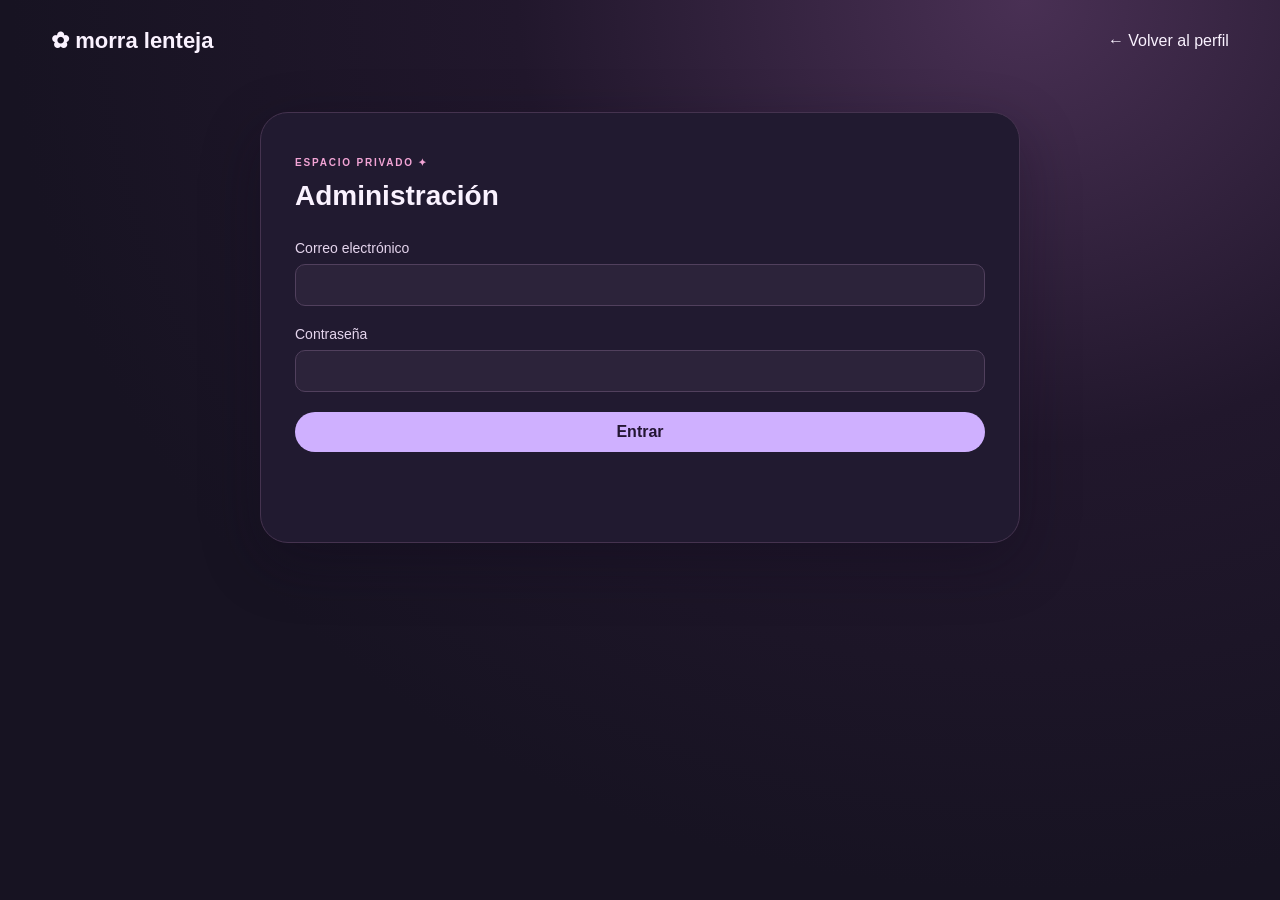
<file: admin.html>
<!doctype html><html lang="es"><head><meta charset="utf-8"><meta name="viewport" content="width=device-width,initial-scale=1"><title>Administración | Morra Lenteja</title><link rel="stylesheet" href="css/profile.css"><link rel="stylesheet" href="css/contact.css"><link rel="stylesheet" href="css/admin.css"></head><body class="contact-page"><header class="contact-nav"><a class="contact-brand" href="index.html">✿ morra lenteja</a><a href="index.html">← Volver al perfil</a></header><main class="admin-main contact-card"><p class="eyebrow">ESPACIO PRIVADO ✦</p><h1>Administración</h1><form id="admin-login"><label>Correo electrónico <input name="email" type="email" autocomplete="username" required></label><label>Contraseña <input name="password" type="password" autocomplete="current-password" required></label><button type="submit">Entrar</button></form><form id="admin-settings" hidden><label class="admin-toggle"><input type="checkbox" name="open"> Comisiones abiertas</label><label>Comisión a editar <select name="commission"><option value="static">Emotes estáticos</option><option value="animated">Emotes animados</option></select></label><label>Tiempo o fecha estimada de entrega <input type="text" name="delivery" maxlength="200" required></label><h2>Precios y paquetes</h2><div id="packages"></div><button type="button" id="add-package">＋ Añadir paquete</button><div><button type="submit">Guardar cambios</button><button type="button" id="logout">Salir</button></div></form><p id="admin-status" role="status" aria-live="polite"></p></main><script src="js/settings.js"></script><script src="js/admin.js"></script></body></html>
</file>
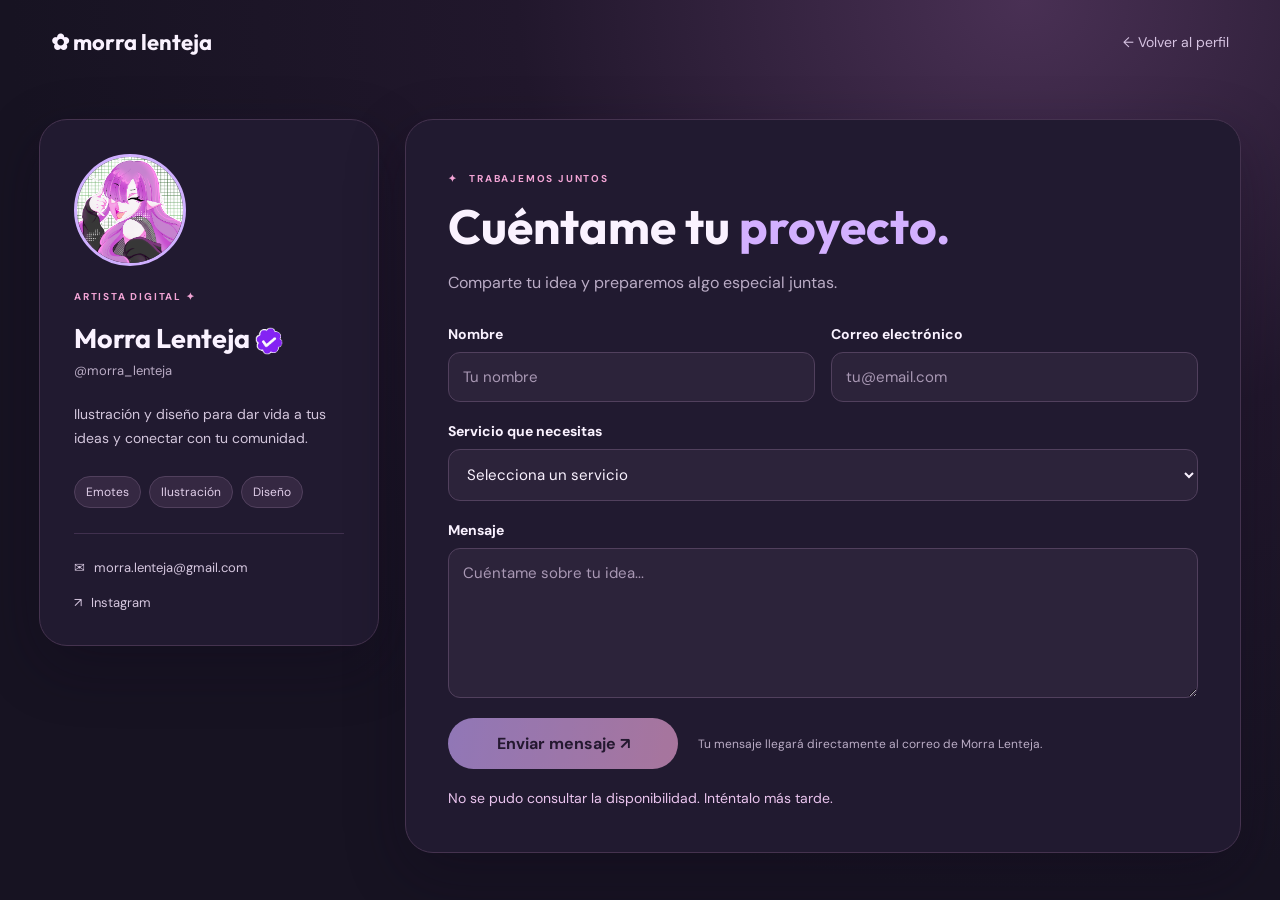
<file: contacto.html>
<!doctype html>
<html lang="es">
<head>
  <meta charset="utf-8">
  <meta name="viewport" content="width=device-width,initial-scale=1">
  <title>Contacto | Morra Lenteja</title>
  <link rel="preconnect" href="https://fonts.googleapis.com">
  <link rel="preconnect" href="https://fonts.gstatic.com" crossorigin>
  <link href="https://fonts.googleapis.com/css2?family=Outfit:wght@400;600;700&family=DM+Sans:wght@400;600;700&display=swap" rel="stylesheet">
  <link rel="stylesheet" href="css/profile.css">
  <link rel="stylesheet" href="css/contact.css">
</head>
<body class="contact-page">
  <header class="contact-nav"><a class="contact-brand" href="index.html">✿ morra lenteja</a><a class="back-link" href="index.html">← Volver al perfil</a></header>
  <main class="contact-layout">
    <aside class="contact-card artist-card">
      <img class="contact-avatar" src="assets/NEW_ASSETS/pfp_morra.png" alt="Morra Lenteja">
      <p class="eyebrow">ARTISTA DIGITAL ✦</p>
      <h1>Morra Lenteja <img class="profile-check" src="assets/NEW_ASSETS/purplecheckmark.gif" alt=""></h1>
      <p class="artist-handle">@morra_lenteja</p>
      <p>Ilustración y diseño para dar vida a tus ideas y conectar con tu comunidad.</p>
      <div class="contact-tags"><span>Emotes</span><span>Ilustración</span><span>Diseño</span></div>
      <div class="contact-details"><a href="mailto:morra.lenteja@gmail.com">✉ &nbsp; morra.lenteja@gmail.com</a><a href="https://www.instagram.com/morra_lenteja">↗ &nbsp; Instagram</a></div>
    </aside>
    <section class="contact-card form-card">
      <p class="eyebrow">✦ &nbsp; TRABAJEMOS JUNTOS</p>
      <h2>Cuéntame tu <span>proyecto.</span></h2>
      <p class="form-intro">Comparte tu idea y preparemos algo especial juntas.</p>
      <form id="contact-form">
        <div class="form-row">
          <label>Nombre <input name="name" type="text" autocomplete="name" maxlength="120" required placeholder="Tu nombre"></label>
          <label>Correo electrónico <input name="email" type="email" autocomplete="email" maxlength="254" required placeholder="tu@email.com"></label>
        </div>
        <label>Servicio que necesitas <select name="service" required><option value="" selected disabled>Selecciona un servicio</option><option>Emotes</option><option>Art Commission</option><option>Diseño gráfico</option><option>Otro</option></select></label>
        <label>Mensaje <textarea name="message" rows="6" maxlength="1000" required placeholder="Cuéntame sobre tu idea..."></textarea></label>
        <div class="form-trap" aria-hidden="true"><label>Sitio web <input name="website" type="text" tabindex="-1" autocomplete="off"></label></div>
        <div class="form-action"><button type="submit">Enviar mensaje ↗</button><p>Tu mensaje llegará directamente al correo de Morra Lenteja.</p></div>
        <p id="form-status" role="status" aria-live="polite"></p>
      </form>
      <p class="fallback">¿Prefieres escribir directamente? <a href="mailto:morra.lenteja@gmail.com">Enviar un correo ↗</a></p>
    </section>
  </main>
  <script src="js/settings.js"></script>
  <script src="js/contact.js"></script>
</body>
</html>
</file>
<file: css/profile.css>
:root{color-scheme:dark;--bg:#171322;--line:#40304e;--pink:#f2a4d5;--muted:#baacc5}*{box-sizing:border-box}html{scroll-behavior:smooth}body{margin:0;background:var(--bg);color:#faf2ff;font-family:'DM Sans',sans-serif}a{color:inherit;text-decoration:none}h1,h2,h3{font-family:Outfit,sans-serif}button{font:inherit}.cover{height:300px;position:relative;overflow:hidden;background:#765082}.cover:after{content:'';position:absolute;inset:0;background:linear-gradient(90deg,#32184088,transparent),linear-gradient(0deg,#17132255,transparent);pointer-events:none}.cover-art{display:grid;grid-template-columns:repeat(4,1fr);height:100%;gap:4px;transform:scale(1.08) rotate(-2deg)}.cover-art img{width:100%;height:100%;object-fit:cover;object-position:center 30%}.cover nav{position:absolute;z-index:2;top:0;left:0;right:0;display:flex;justify-content:space-between;padding:24px 3%;font-family:Outfit;font-weight:700;text-shadow:0 2px 10px #28182b}.cover nav a:last-child{border:1px solid #ffffff99;border-radius:99px;padding:9px 16px;font-size:13px}.cover-label{position:absolute;z-index:2;right:4%;bottom:26px;letter-spacing:.18em;font-size:11px;font-weight:700}.layout{display:grid;grid-template-columns:260px minmax(0,1fr);gap:54px;max-width:1600px;margin:auto;padding:0 3%}aside{padding-bottom:40px}.avatar{width:168px;height:168px;object-fit:cover;border-radius:50%;border:6px solid var(--bg);margin-top:-85px;position:relative;z-index:2;background:#36233e}.eyebrow{font-size:10px;letter-spacing:.18em;font-weight:700;color:var(--pink)}h1{font-size:28px;margin:12px 0 2px}.muted,.intro>p:last-child{color:var(--muted);font-size:14px;line-height:1.65}.contact{display:block;background:#cfb0ff;color:#241633;border-radius:99px;padding:13px 19px;font-weight:700;margin:24px 0 34px}.about{border-top:1px solid var(--line);padding-top:25px}.about h2{font-size:17px}.about p{font-size:14px;color:#d5c9dc;line-height:1.75}.socials{display:grid;gap:14px;margin-top:28px;font-size:13px;color:var(--muted)}.socials a:hover{color:var(--pink)}main{min-width:0}.welcome{background:linear-gradient(100deg,#d9b9ff,#f1a5d4);color:#34203d;border-radius:99px;padding:16px 22px;margin-top:-25px;position:relative;z-index:2;font-weight:700}.welcome span{float:right}.intro{padding:38px 0 20px}.intro h2{font-size:32px;margin:5px 0}.intro b,.collection b{color:var(--pink)}.tabs{display:flex;gap:30px;border-bottom:1px solid var(--line);overflow:auto}.tabs a{padding:16px 0;color:#d0bfd9;white-space:nowrap;font-weight:700}.tabs a:hover{color:var(--pink)}.collection{scroll-margin-top:20px;background:#1d1829;border:1px solid var(--line);border-radius:28px;margin-top:28px;padding:30px}.collection h2{font-size:27px;margin:4px 0 8px}.emote-grid{display:grid;grid-template-columns:repeat(7,minmax(0,1fr));gap:12px;margin-top:28px}.artwork{display:block;border:1px solid #493754;background:#2b2239;border-radius:16px;overflow:hidden;cursor:pointer;padding:0;transition:transform .2s,border-color .2s}.artwork:hover,.artwork:focus-visible{transform:translateY(-3px);border-color:var(--pink)}.artwork img{display:block;width:100%;height:100%;object-fit:cover}.emote-grid .artwork{aspect-ratio:1;padding:12px;background:linear-gradient(145deg,#332641,#282034)}.emote-grid img{object-fit:contain}.group{margin-top:28px}.group h3{font-size:16px;color:#e5d5ef}.art-grid{display:grid;grid-template-columns:repeat(3,minmax(0,1fr));gap:14px}.art-grid .artwork{aspect-ratio:4/3}footer{display:flex;justify-content:space-between;gap:20px;color:var(--muted);font-size:12px;padding:40px 0}footer a{color:var(--pink)}dialog{border:1px solid #735a80;background:#211a30;color:white;border-radius:20px;max-width:min(90vw,900px);max-height:90vh;text-align:center;padding:20px}dialog::backdrop{background:#100a18dc}dialog img{display:block;max-width:100%;max-height:70vh;margin:auto;object-fit:contain}dialog p{margin:12px 0 0}dialog button{display:block;margin:0 0 12px auto;background:#493754;border:0;border-radius:50%;color:white;width:36px;height:36px;font-size:25px;cursor:pointer}@media(max-width:900px){.layout{grid-template-columns:210px minmax(0,1fr);gap:25px}.emote-grid{grid-template-columns:repeat(4,1fr)}.avatar{width:135px;height:135px}.collection{padding:22px}}@media(max-width:650px){.cover{height:210px}.cover-label{display:none}.layout{display:block;padding:0 18px}aside{padding-bottom:25px}.avatar{width:120px;height:120px;margin-top:-60px}.contact{max-width:280px;margin:18px 0}.about{padding-top:18px}.socials{display:flex;flex-wrap:wrap;gap:15px;margin-top:16px}.welcome{margin:0;border-radius:15px;font-size:13px}.intro{padding-top:30px}.collection{padding:18px;border-radius:20px}.emote-grid{grid-template-columns:repeat(3,1fr);gap:8px}.art-grid{grid-template-columns:repeat(2,1fr);gap:9px}footer{flex-direction:column}}
:root{--profile-gutter:clamp(24px,2.4vw,46px)}
.cover{height:320px}
.cover-banner{display:block;width:100%;height:100%;object-fit:cover;object-position:center}
.cover:after{background:linear-gradient(180deg,#24162d55,transparent 35%,#24162d20)}
.cover nav{padding-inline:var(--profile-gutter)}
.layout{max-width:none;grid-template-columns:300px minmax(0,1fr);gap:44px;padding:0 var(--profile-gutter)}
.avatar{width:200px;height:200px;margin-top:-120px;border-width:0;object-position:center}
aside h1{font-size:32px;margin-top:20px}
aside .eyebrow{margin-top:24px}
aside .about p{font-size:16px;line-height:1.65}
.contact{font-size:16px;max-width:240px}
.socials{font-size:15px}
.welcome{font-size:19px;padding:17px 24px;margin-top:-29px}
.intro h2{font-size:38px}
.tabs{gap:36px}
.tabs a{font-size:18px}
.collection{padding:38px;border-radius:34px}
.collection h2{font-size:31px}
.collection .muted,.intro>p:last-child{font-size:16px}
@media(max-width:900px){.layout{grid-template-columns:220px minmax(0,1fr);gap:28px}.avatar{width:170px;height:170px;margin-top:-100px}.collection{padding:24px}}
@media(max-width:650px){.cover{height:240px}.cover-banner{object-position:center}.layout{display:block;padding:0 22px}.avatar{width:150px;height:150px;margin-top:-75px}aside h1{font-size:28px}.welcome{margin:0;font-size:15px}.collection{padding:20px}.intro h2{font-size:30px}.tabs{gap:24px}.tabs a{font-size:16px}}
.profile-check{width:28px;height:28px;object-fit:contain;vertical-align:middle}
@media(min-width:651px){
  .layout{align-items:start}
  .layout aside{position:sticky;top:120px;align-self:start;z-index:3}
  .layout aside::before{content:"";position:absolute;z-index:-1;inset:-120px -22px -20px calc(-1 * var(--profile-gutter));background:linear-gradient(180deg,#302337 0%,var(--bg) 75%);opacity:0;pointer-events:none;transition:opacity .35s ease}
  .avatar{transition:width .35s ease,height .35s ease,margin .35s ease}
  .profile-scrolled .layout aside::before{opacity:1}
  .profile-scrolled .avatar{width:160px;height:160px;margin-top:-100px}
}
@media(min-width:651px) and (max-width:900px){.layout aside{top:100px}.profile-scrolled .avatar{width:145px;height:145px;margin-top:-80px}}
@media(prefers-reduced-motion:reduce){.avatar,.layout aside::before{transition:none}}

/* El perfil acompaña el desplazamiento sin dejar bordes visibles sobre el banner. */
@media(min-width:651px){
  .layout aside::before{
    inset:-180px -90px -100px calc(-1 * var(--profile-gutter));
    background:radial-gradient(ellipse 100% 75% at 0% 60%, #302337 0%, #211a2d 46%, transparent 100%);
    opacity:var(--scroll-progress,0);
    transition:none;
  }
  .avatar{
    width:calc(200px - var(--avatar-shrink,0px));
    height:calc(200px - var(--avatar-shrink,0px));
    margin-top:calc(-120px + var(--avatar-offset,0px));
    transition:none;
  }
}
@media(min-width:651px) and (max-width:900px){
  .avatar{
    width:calc(170px - var(--avatar-shrink,0px));
    height:calc(170px - var(--avatar-shrink,0px));
    margin-top:calc(-100px + var(--avatar-offset,0px));
  }
}
.profile-tabs{display:flex;gap:30px;overflow-x:auto;border-bottom:1px solid var(--line);margin-top:28px}
.profile-tabs button{flex:none;padding:15px 4px 13px;border:0;border-bottom:2px solid transparent;background:none;color:var(--muted);font-family:Outfit,sans-serif;font-size:24px;font-weight:700;cursor:pointer}
.profile-tabs button[aria-selected="true"]{color:#faf2ff;border-bottom-color:var(--pink)}
.profile-tabs button:hover,.profile-tabs button:focus-visible{color:var(--pink)}
.empty-panel{display:grid;place-items:center;min-height:300px;color:var(--muted);font-family:Outfit,sans-serif;font-size:22px;font-weight:700;letter-spacing:.12em}
[hidden]{display:none!important}
@media(max-width:650px){.profile-tabs{gap:20px}.profile-tabs button{font-size:19px}.empty-panel{min-height:220px}}
.portfolio-categories{display:flex;flex-wrap:wrap;gap:12px;margin:24px 0}
.portfolio-categories a{display:inline-flex;align-items:center;justify-content:center;padding:12px 22px;border:1px solid #62496f;border-radius:999px;background:#2b2239;color:#f4e9fb;font-weight:700;transition:background .2s,border-color .2s,color .2s}
.portfolio-categories a:hover,.portfolio-categories a:focus-visible{background:#cfb0ff;border-color:#cfb0ff;color:#241633}
.commission-category{display:inline-flex;margin:20px 0 0;padding:9px 16px;border:1px solid #53415f;border-radius:99px;color:#dfc5ec;font-size:12px;font-weight:700;letter-spacing:.1em;gap:8px}.commission-category span{color:var(--pink)}
.commission-list{border:1px solid var(--line);border-radius:32px;padding:34px;margin-top:22px;background:#1d1829}.commission-list-heading h2{font-size:27px;margin:4px 0 22px}.commission-list-heading h2 span{color:var(--pink)}
.commission-card{display:grid;grid-template-columns:minmax(220px,38%) 1fr;background:#292132;border-radius:24px;overflow:hidden}.commission-image{padding:0;border:0;background:#c5add7;cursor:pointer;min-height:320px}.commission-image img{width:100%;height:100%;max-height:400px;display:block;object-fit:contain}.commission-copy{padding:32px;display:flex;flex-direction:column;align-items:flex-start}.commission-copy h3{font-size:27px;margin:4px 0}.commission-price{font-size:21px;color:var(--muted);margin:8px 0 18px}.commission-price strong{color:#f9f2ff;font-weight:600}.commission-package{font-size:13px;color:#d4c1df;line-height:1.6}.commission-cta{display:flex;align-items:center;justify-content:space-between;width:100%;margin-top:auto;padding:14px 22px;border:0;border-radius:99px;background:linear-gradient(100deg,#d1afff,#efa5d7);color:#281a33;font-weight:700;cursor:pointer}.commission-cta:hover{filter:brightness(1.08)}
#commission-dialog{width:min(1280px,96vw);max-width:none;max-height:94vh;padding:0;text-align:left;border:1px solid #4a3a59;border-radius:26px;background:#1d1829;overflow:auto}#commission-dialog::backdrop{background:#100a18e8}.commission-dialog-bar{display:flex;align-items:center;gap:18px;padding:16px 24px;border-bottom:1px solid var(--line);color:var(--muted);font-size:10px;letter-spacing:.15em;font-weight:700}.commission-dialog-bar .commission-close{display:grid;place-items:center;flex:none;margin:0;background:#3c3048;border:0;border-radius:50%;color:white;width:38px;height:38px;font-size:28px;cursor:pointer}.commission-detail{display:grid;grid-template-columns:minmax(0,1.3fr) minmax(300px,.8fr);gap:40px;padding:32px}.commission-detail-art{align-self:start;background:#2b2239;border-radius:18px;overflow:hidden}.commission-detail-art>img{width:100%;height:auto;max-height:none;display:block}.commission-detail-info h2{font-size:32px;margin:8px 0}.commission-seller{display:flex;align-items:center;gap:12px;border-top:1px solid var(--line);border-bottom:1px solid var(--line);padding:20px 0;margin:24px 0}.commission-seller .seller-avatar{width:48px;height:48px;border-radius:50%;object-fit:cover;margin:0}.commission-seller span{display:block;color:var(--muted);font-size:12px;margin-top:3px}.commission-seller .profile-check{display:inline-block;width:22px;height:22px;vertical-align:middle}.payment-box{display:flex;flex-wrap:wrap;gap:10px;align-items:center;padding:16px;border:1px solid var(--line);border-radius:16px}.payment-box span{width:100%;font-size:12px;color:var(--muted)}.payment-box strong{background:#3c3048;padding:7px 12px;border-radius:9px;font-size:13px}.commission-description{line-height:1.7;color:#d7c9df;font-size:14px;padding:12px 0 24px}.commission-description h3{font-size:16px;color:#fff;margin:20px 0 4px}.commission-description p,.commission-description ul{margin:0}.commission-description ul{padding-left:20px}
@media(max-width:800px){.commission-card{grid-template-columns:1fr}.commission-image{min-height:0}.commission-image img{max-height:350px}.commission-copy{padding:24px;gap:8px}.commission-cta{margin-top:12px}.commission-detail{grid-template-columns:1fr;gap:20px;padding:20px}.commission-list{padding:20px}.commission-detail-info h2{font-size:27px}}
.commission-thanks{background:#2b2239;border-radius:18px;padding:20px;color:#e2d4e9;font-size:14px;line-height:1.7;margin:-8px 0 14px}
.payment-box .payment-logo{display:flex;align-items:center;justify-content:center;width:108px;height:54px;border-radius:8px;background:#fff;overflow:hidden}.payment-box .payment-logo img{display:block;width:100%;height:100%;object-fit:contain}
.commission-description .description-title{padding-bottom:12px;border-bottom:1px solid var(--line);margin-bottom:16px}
.commission-features{display:grid;gap:9px;margin-bottom:22px}.commission-features .feature{display:flex;align-items:center;gap:14px;padding:13px 16px;border:1px solid var(--line);border-radius:16px}.feature>span{font-size:23px;color:var(--pink);line-height:1}.feature strong,.feature small{display:block}.feature strong{color:#f8f1ff;font-size:14px}.feature small{color:var(--muted);font-size:12px}
#emote-dialog{width:min(1180px,96vw);max-width:none;max-height:94vh;padding:0;text-align:left;border:1px solid #4a3a59;border-radius:26px;background:#1d1829;overflow:auto}
#emote-dialog::backdrop{background:#100a18e8}
.commission-dialog-bar .emote-close{display:grid;place-items:center;flex:none;margin:0;background:#3c3048;border:0;border-radius:50%;color:white;width:38px;height:38px;font-size:28px;cursor:pointer}
.emote-detail{display:grid;grid-template-columns:minmax(0,1.2fr) minmax(270px,.8fr);gap:40px;padding:32px}
.emote-detail-art{display:grid;place-items:center;min-height:420px;background:radial-gradient(circle,#4e3b60,#2b2239 70%);border-radius:18px;padding:30px}
.emote-detail-art .emote-detail-image{display:block;width:100%;height:auto;max-height:60vh;object-fit:contain;image-rendering:auto}
.emote-detail-info .commission-seller{margin:0 0 28px;border-top:0;padding-top:0}
.emote-detail-info h2{font-size:32px;margin:10px 0 18px;overflow-wrap:anywhere}
.emote-detail-description{color:#d7c9df;line-height:1.7;margin:0 0 28px}
.emote-detail-info .emote-commission{margin-top:24px}
@media(max-width:700px){.emote-detail{grid-template-columns:1fr;gap:24px;padding:20px}.emote-detail-art{min-height:260px}.emote-detail-art .emote-detail-image{max-height:42vh}.emote-detail-info h2{font-size:26px}}
#animated-commission-dialog{width:min(1280px,96vw);max-width:none;max-height:94vh;padding:0;text-align:left;border:1px solid #4a3a59;border-radius:26px;background:#1d1829;overflow:auto}#animated-commission-dialog::backdrop{background:#100a18e8}
.contact-disabled{opacity:.45;cursor:not-allowed;pointer-events:none}
</file>
<file: css/contact.css>
.contact-page{min-height:100vh;background:radial-gradient(ellipse at 80% 0%,#493054 0%,#21172c 35%,#171322 70%)}
.contact-nav{max-width:1450px;margin:auto;padding:28px 4%;display:flex;align-items:center;justify-content:space-between;gap:20px}
.contact-brand{font-family:Outfit,sans-serif;font-size:22px;font-weight:700}.back-link{color:#d6c3e2;font-size:14px}.back-link:hover{color:var(--pink)}
.contact-layout{max-width:1250px;margin:35px auto 80px;padding:0 24px;display:grid;grid-template-columns:340px minmax(0,1fr);gap:26px;align-items:start}
.contact-card{background:#211a30;border:1px solid #45334f;border-radius:28px;padding:34px;box-shadow:0 20px 60px #0e091a55}
.artist-card .contact-avatar{display:block;width:112px;height:112px;object-fit:cover;border:3px solid #cfb0ff;border-radius:50%;margin-bottom:24px}
.artist-card h1{font-size:27px;line-height:1.15}.artist-handle{font-size:13px;color:var(--muted);margin:7px 0 24px}.artist-card>p:not(.eyebrow):not(.artist-handle){color:#d3c6dc;font-size:14px;line-height:1.7}
.contact-tags{display:flex;flex-wrap:wrap;gap:8px;margin:25px 0}.contact-tags span{background:#352842;border:1px solid #51405d;border-radius:99px;padding:7px 11px;color:#e1cfea;font-size:12px}
.contact-details{display:grid;gap:18px;border-top:1px solid var(--line);padding-top:25px;font-size:13px;color:#d6c7df;overflow-wrap:anywhere}.contact-details a:hover{color:var(--pink)}
.form-card{padding:42px}.form-card h2{font-size:clamp(32px,4vw,48px);line-height:1.12;margin:15px 0 12px}.form-card h2 span{color:#d3b0ff}.form-intro{color:var(--muted);line-height:1.6;margin-bottom:30px}
#contact-form{display:grid;gap:20px}.form-row{display:grid;grid-template-columns:1fr 1fr;gap:16px}#contact-form label{display:grid;gap:9px;font-size:14px;font-weight:700}#contact-form input,#contact-form select,#contact-form textarea{width:100%;border:1px solid #51405d;border-radius:12px;background:#2c233a;color:#faf2ff;padding:14px;font:400 15px 'DM Sans',sans-serif}#contact-form textarea{resize:vertical;min-height:140px}#contact-form input::placeholder,#contact-form textarea::placeholder{color:#a998b4}#contact-form input:focus-visible,#contact-form select:focus-visible,#contact-form textarea:focus-visible{outline:2px solid #d7b7ff;outline-offset:2px}
.form-action{display:flex;align-items:center;gap:20px}.form-action button{border:0;border-radius:99px;background:linear-gradient(100deg,#cda9ff,#f0a7d7);color:#271830;padding:15px 28px;font-weight:700;cursor:pointer;min-width:230px}.form-action button:hover{filter:brightness(1.08)}.form-action p{color:var(--muted);font-size:12px;line-height:1.5;margin:0}.fallback{color:var(--muted);font-size:13px;margin:25px 0 0}.fallback a{color:#efb0dd}
@media(max-width:800px){.contact-layout{grid-template-columns:1fr;max-width:700px;margin-top:15px}.artist-card .contact-avatar{width:90px;height:90px}.contact-card,.form-card{padding:26px}.form-row{grid-template-columns:1fr}.form-action{align-items:stretch;flex-direction:column}}
.form-trap{position:absolute;left:-9999px;width:1px;height:1px;overflow:hidden}
.form-action button:disabled{opacity:.65;cursor:wait}
#form-status{margin:0;min-height:1.5em;color:#eac4ee;font-size:14px}
#form-status[data-state="error"]{color:#ffadca}
</file>
<file: css/admin.css>
.admin-main{width:min(760px,calc(100% - 40px));margin:30px auto}.admin-main h1{margin-bottom:28px}.admin-main form{display:grid;gap:20px}.admin-main label{display:grid;gap:8px;color:#e5d5ed;font-size:14px}.admin-main input:not([type=checkbox]){width:100%;border:1px solid #51405d;border-radius:10px;background:#2c233a;color:white;padding:12px;font:inherit}.admin-main button{border:0;border-radius:99px;background:#cfb0ff;color:#241633;padding:11px 18px;font-weight:700;cursor:pointer}.admin-main .admin-toggle{display:flex;align-items:center;gap:10px}.admin-main h2{margin:10px 0 0}.package-row{display:grid;grid-template-columns:2fr 1fr 1fr auto;align-items:end;gap:10px;margin-bottom:12px}.package-row button,#logout{background:#483652;color:white}#admin-status{min-height:1.5em;color:#eac4ee}@media(max-width:600px){.package-row{grid-template-columns:1fr 1fr}.package-row label:first-child{grid-column:1/-1}}
.admin-main select{width:100%;border:1px solid #51405d;border-radius:10px;background:#2c233a;color:white;padding:12px;font:inherit}
</file>
